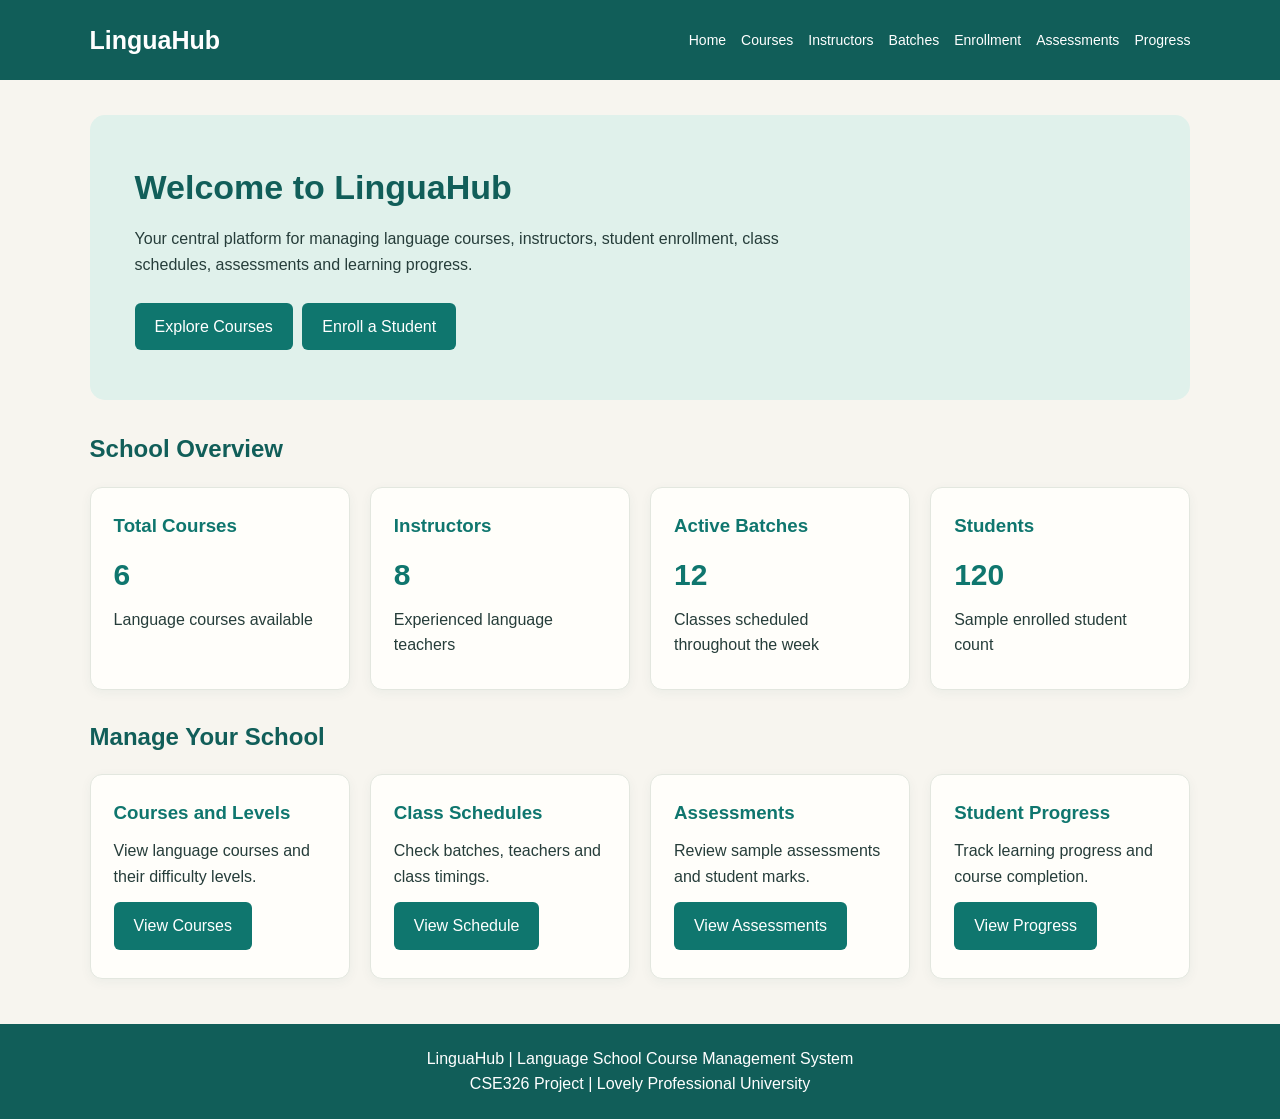
<file: index.html>
<!DOCTYPE html>
<html lang="en">
<head>
    <meta charset="UTF-8">
    <meta name="viewport" content="width=device-width, initial-scale=1.0">
    <title>LinguaHub | Home</title>
    <link rel="stylesheet" href="style.css">
</head>
<body>

<header>
    <h1>LinguaHub</h1>
    <nav>
        <a href="index.html">Home</a>
        <a href="courses.html">Courses</a>
        <a href="instructors.html">Instructors</a>
        <a href="batches.html">Batches</a>
        <a href="enrollment.html">Enrollment</a>
        <a href="assessments.html">Assessments</a>
        <a href="progress.html">Progress</a>
    </nav>
</header>

<div class="container">

    <section class="hero">
        <h2>Welcome to LinguaHub</h2>
        <p>
            Your central platform for managing language courses,
            instructors, student enrollment, class schedules,
            assessments and learning progress.
        </p>
        <a class="button" href="courses.html">Explore Courses</a>
        <a class="button" href="enrollment.html">Enroll a Student</a>
    </section>

    <h2 class="section-title">School Overview</h2>

    <section class="cards">
        <div class="card">
            <h3>Total Courses</h3>
            <p class="stat">6</p>
            <p>Language courses available</p>
        </div>

        <div class="card">
            <h3>Instructors</h3>
            <p class="stat">8</p>
            <p>Experienced language teachers</p>
        </div>

        <div class="card">
            <h3>Active Batches</h3>
            <p class="stat">12</p>
            <p>Classes scheduled throughout the week</p>
        </div>

        <div class="card">
            <h3>Students</h3>
            <p class="stat">120</p>
            <p>Sample enrolled student count</p>
        </div>
    </section>

    <h2 class="section-title">Manage Your School</h2>

    <section class="cards">
        <div class="card">
            <h3>Courses and Levels</h3>
            <p>View language courses and their difficulty levels.</p>
            <a class="button" href="courses.html">View Courses</a>
        </div>

        <div class="card">
            <h3>Class Schedules</h3>
            <p>Check batches, teachers and class timings.</p>
            <a class="button" href="batches.html">View Schedule</a>
        </div>

        <div class="card">
            <h3>Assessments</h3>
            <p>Review sample assessments and student marks.</p>
            <a class="button" href="assessments.html">View Assessments</a>
        </div>

        <div class="card">
            <h3>Student Progress</h3>
            <p>Track learning progress and course completion.</p>
            <a class="button" href="progress.html">View Progress</a>
        </div>
    </section>

</div>

<footer>
    <p>LinguaHub | Language School Course Management System</p>
    <p>CSE326 Project | Lovely Professional University</p>
</footer>

</body>
</html>
</file>
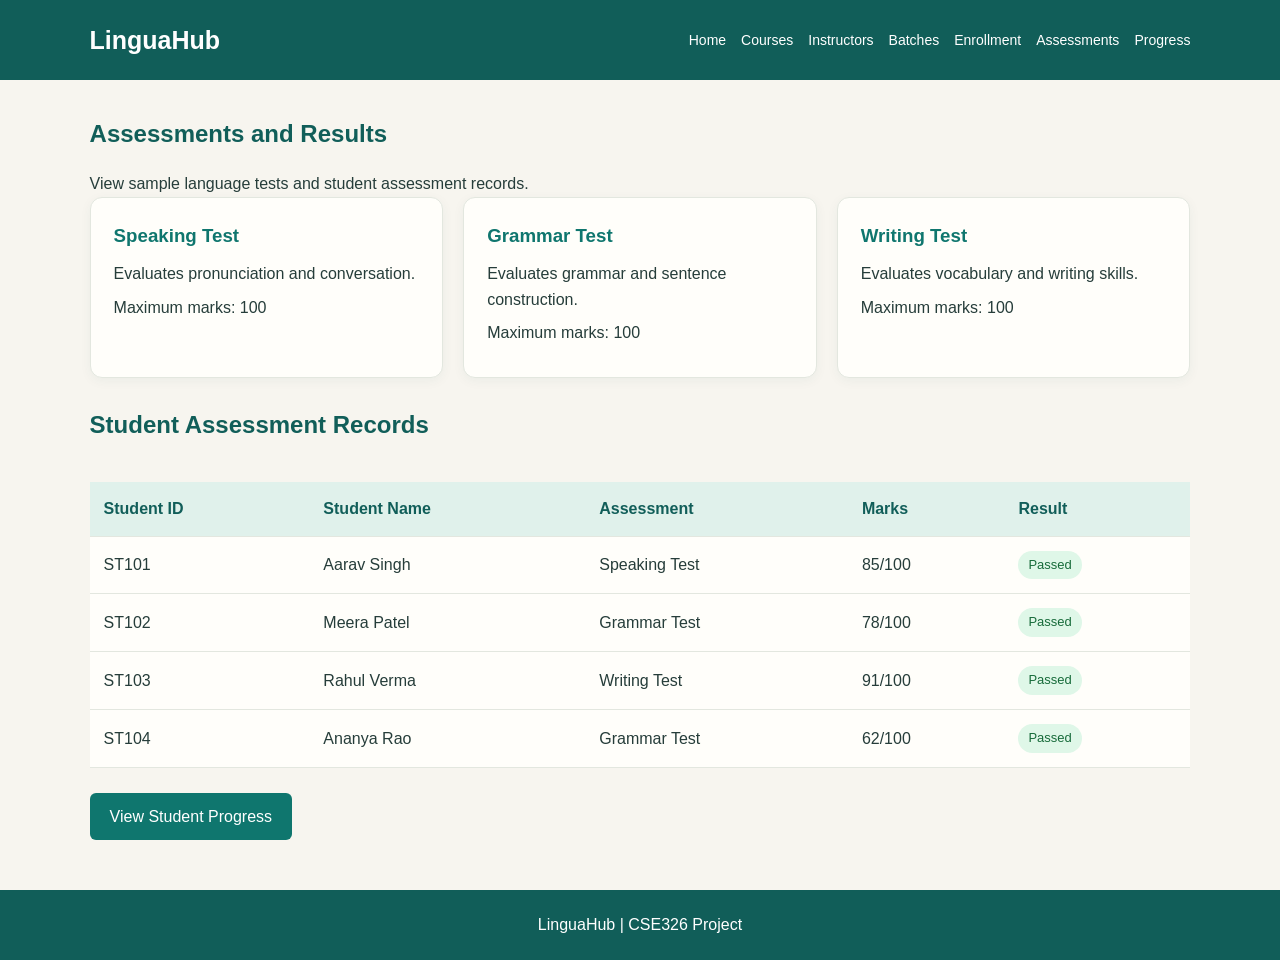
<file: assessments.html>
<!DOCTYPE html>
<html lang="en">
<head>
    <meta charset="UTF-8">
    <meta name="viewport" content="width=device-width, initial-scale=1.0">
    <title>Assessments | LinguaHub</title>
    <link rel="stylesheet" href="style.css">
</head>
<body>
<header>
    <h1>LinguaHub</h1>
    <nav>
        <a href="index.html">Home</a>
        <a href="courses.html">Courses</a>
        <a href="instructors.html">Instructors</a>
        <a href="batches.html">Batches</a>
        <a href="enrollment.html">Enrollment</a>
        <a href="assessments.html">Assessments</a>
        <a href="progress.html">Progress</a>
    </nav>
</header>

<div class="container">
    <h2 class="section-title">Assessments and Results</h2>
    <p>View sample language tests and student assessment records.</p>

    <section class="cards">
        <div class="card">
            <h3>Speaking Test</h3>
            <p>Evaluates pronunciation and conversation.</p>
            <p>Maximum marks: 100</p>
        </div>
        <div class="card">
            <h3>Grammar Test</h3>
            <p>Evaluates grammar and sentence construction.</p>
            <p>Maximum marks: 100</p>
        </div>
        <div class="card">
            <h3>Writing Test</h3>
            <p>Evaluates vocabulary and writing skills.</p>
            <p>Maximum marks: 100</p>
        </div>
    </section>

    <h2 class="section-title">Student Assessment Records</h2>
    <div class="table-wrap">
        <table>
            <tr>
                <th>Student ID</th>
                <th>Student Name</th>
                <th>Assessment</th>
                <th>Marks</th>
                <th>Result</th>
            </tr>
            <tr>
                <td>ST101</td>
                <td>Aarav Singh</td>
                <td>Speaking Test</td>
                <td>85/100</td>
                <td><span class="status">Passed</span></td>
            </tr>
            <tr>
                <td>ST102</td>
                <td>Meera Patel</td>
                <td>Grammar Test</td>
                <td>78/100</td>
                <td><span class="status">Passed</span></td>
            </tr>
            <tr>
                <td>ST103</td>
                <td>Rahul Verma</td>
                <td>Writing Test</td>
                <td>91/100</td>
                <td><span class="status">Passed</span></td>
            </tr>
            <tr>
                <td>ST104</td>
                <td>Ananya Rao</td>
                <td>Grammar Test</td>
                <td>62/100</td>
                <td><span class="status">Passed</span></td>
            </tr>
        </table>
    </div>

    <a class="button" href="progress.html">View Student Progress</a>
</div>

<footer><p>LinguaHub | CSE326 Project</p></footer>
</body>
</html>
</file>
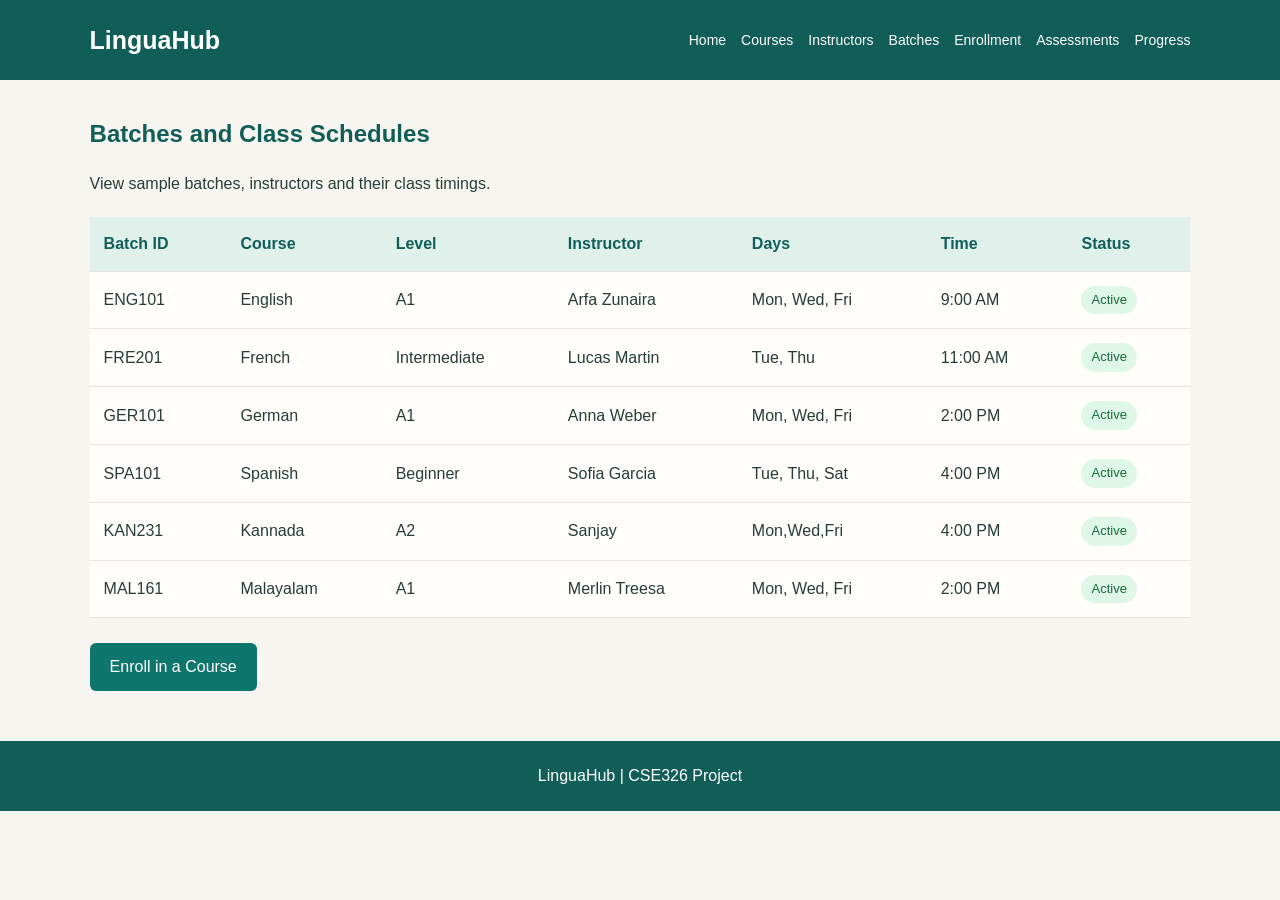
<file: batches (2).html>
<!DOCTYPE html>
<html lang="en">
<head>
    <meta charset="UTF-8">
    <meta name="viewport" content="width=device-width, initial-scale=1.0">
    <title>Batches and Schedules | LinguaHub</title>
    <link rel="stylesheet" href="style.css">
</head>
<body>
<header>
    <h1>LinguaHub</h1>
    <nav>
        <a href="index.html">Home</a>
        <a href="courses.html">Courses</a>
        <a href="instructors.html">Instructors</a>
        <a href="batches.html">Batches</a>
        <a href="enrollment.html">Enrollment</a>
        <a href="assessments.html">Assessments</a>
        <a href="progress.html">Progress</a>
    </nav>
</header>

<div class="container">
    <h2 class="section-title">Batches and Class Schedules</h2>
    <p>View sample batches, instructors and their class timings.</p>

    <div class="table-wrap">
        <table>
            <tr>
                <th>Batch ID</th>
                <th>Course</th>
                <th>Level</th>
                <th>Instructor</th>
                <th>Days</th>
                <th>Time</th>
                <th>Status</th>
            </tr>
            <tr>
                <td>ENG101</td>
                <td>English</td>
                <td>A1</td>
                <td>Arfa Zunaira</td>
                <td>Mon, Wed, Fri</td>
                <td>9:00 AM</td>
                <td><span class="status">Active</span></td>
            </tr>
            <tr>
                <td>FRE201</td>
                <td>French</td>
                <td>Intermediate</td>
                <td>Lucas Martin</td>
                <td>Tue, Thu</td>
                <td>11:00 AM</td>
                <td><span class="status">Active</span></td>
            </tr>
            <tr>
                <td>GER101</td>
                <td>German</td>
                <td>A1</td>
                <td>Anna Weber</td>
                <td>Mon, Wed, Fri</td>
                <td>2:00 PM</td>
                <td><span class="status">Active</span></td>
            </tr>
            
            <tr>
                <td>SPA101</td>
                <td>Spanish</td>
                <td>Beginner</td>
                <td>Sofia Garcia</td>
                <td>Tue, Thu, Sat</td>
                <td>4:00 PM</td>
                <td><span class="status">Active</span></td>
            </tr>
            <tr>
                <td>KAN231</td>
                <td>Kannada</td>
                <td>A2</td>
                <td>Sanjay</td>
                <td>Mon,Wed,Fri</td>
                <td>4:00 PM</td>
                <td><span class="status">Active</span></td>
            </tr>
            <tr>
                <td>MAL161</td>
                <td>Malayalam</td>
                <td>A1</td>
                <td>Merlin Treesa</td>
                <td>Mon, Wed, Fri</td>
                <td>2:00 PM</td>
                <td><span class="status">Active</span></td>
            </tr>
        </table>
    </div>

    <a class="button" href="enrollment.html">Enroll in a Course</a>
</div>

<footer><p>LinguaHub | CSE326 Project</p></footer>
</body>
</html>
</file>
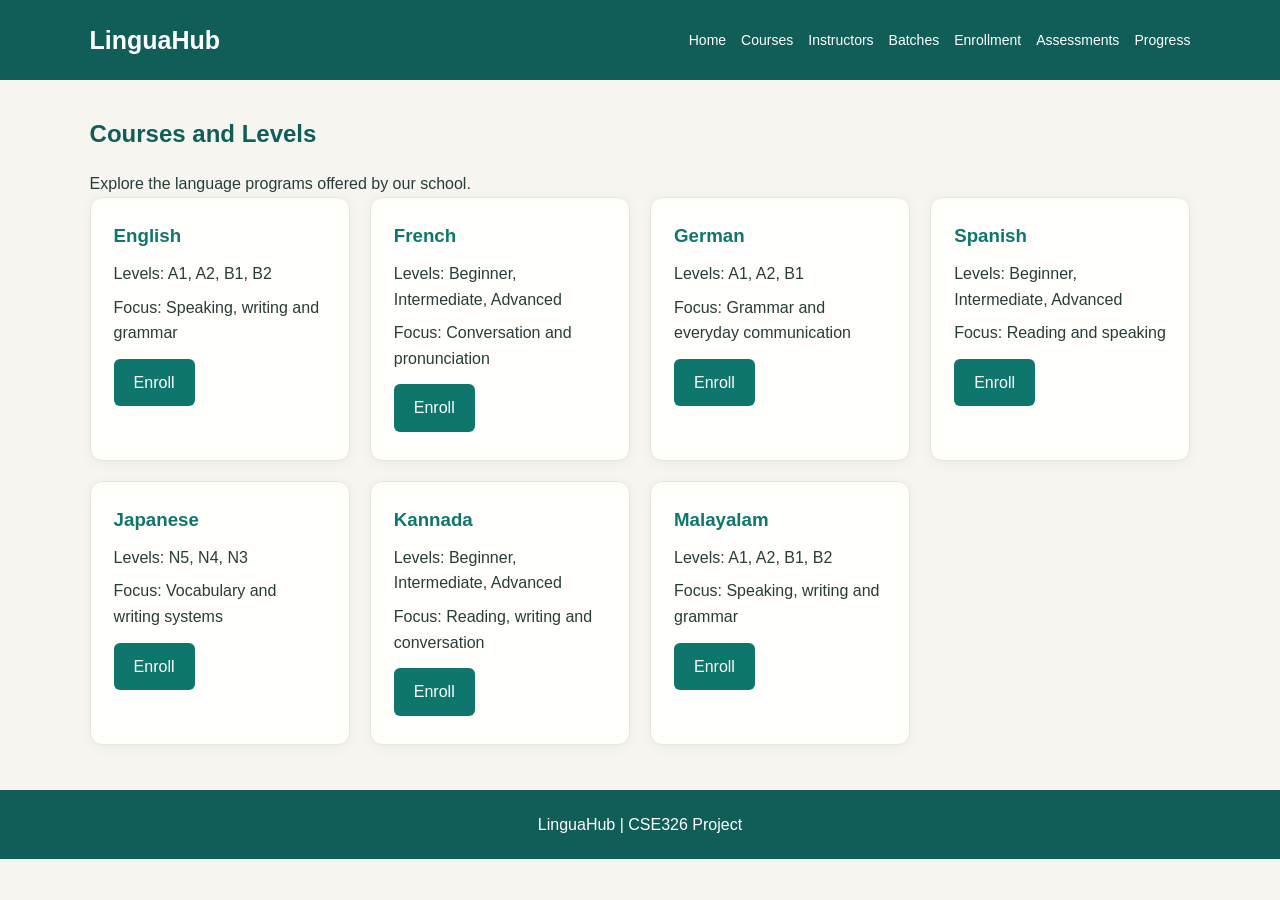
<file: courses.html>
<!DOCTYPE html>
<html lang="en">
<head>
    <meta charset="UTF-8">
    <meta name="viewport" content="width=device-width, initial-scale=1.0">
    <title>Courses | LinguaHub</title>
    <link rel="stylesheet" href="style.css">
</head>
<body>
<header>
    <h1>LinguaHub</h1>
    <nav>
        <a href="index.html">Home</a>
        <a href="courses.html">Courses</a>
        <a href="instructors.html">Instructors</a>
        <a href="batches.html">Batches</a>
        <a href="enrollment.html">Enrollment</a>
        <a href="assessments.html">Assessments</a>
        <a href="progress.html">Progress</a>
    </nav>
</header>

<div class="container">
    <h2 class="section-title">Courses and Levels</h2>
    <p>Explore the language programs offered by our school.</p>

    <section class="cards">
        <div class="card">
            <h3>English</h3>
            <p>Levels: A1, A2, B1, B2</p>
            <p>Focus: Speaking, writing and grammar</p>
            <a class="button" href="enrollment.html">Enroll</a>
        </div>
        <div class="card">
            <h3>French</h3>
            <p>Levels: Beginner, Intermediate, Advanced</p>
            <p>Focus: Conversation and pronunciation</p>
            <a class="button" href="enrollment.html">Enroll</a>
        </div>
        <div class="card">
            <h3>German</h3>
            <p>Levels: A1, A2, B1</p>
            <p>Focus: Grammar and everyday communication</p>
            <a class="button" href="enrollment.html">Enroll</a>
        </div>
        <div class="card">
            <h3>Spanish</h3>
            <p>Levels: Beginner, Intermediate, Advanced</p>
            <p>Focus: Reading and speaking</p>
            <a class="button" href="enrollment.html">Enroll</a>
        </div>
        <div class="card">
            <h3>Japanese</h3>
            <p>Levels: N5, N4, N3</p>
            <p>Focus: Vocabulary and writing systems</p>
            <a class="button" href="enrollment.html">Enroll</a>
        </div>
        <div class="card">
            <h3>Kannada</h3>
            <p>Levels: Beginner, Intermediate, Advanced</p>
            <p>Focus: Reading, writing and conversation</p>
            <a class="button" href="enrollment.html">Enroll</a>
        </div>
        <div class="card">
            <h3>Malayalam</h3>
            <p>Levels: A1, A2, B1, B2</p>
            <p>Focus: Speaking, writing and grammar</p>
            <a class="button" href="enrollment.html">Enroll</a>
        </div>
    </section>
</div>

<footer>
    <p>LinguaHub | CSE326 Project</p>
</footer>
</body>
</html>
</file>
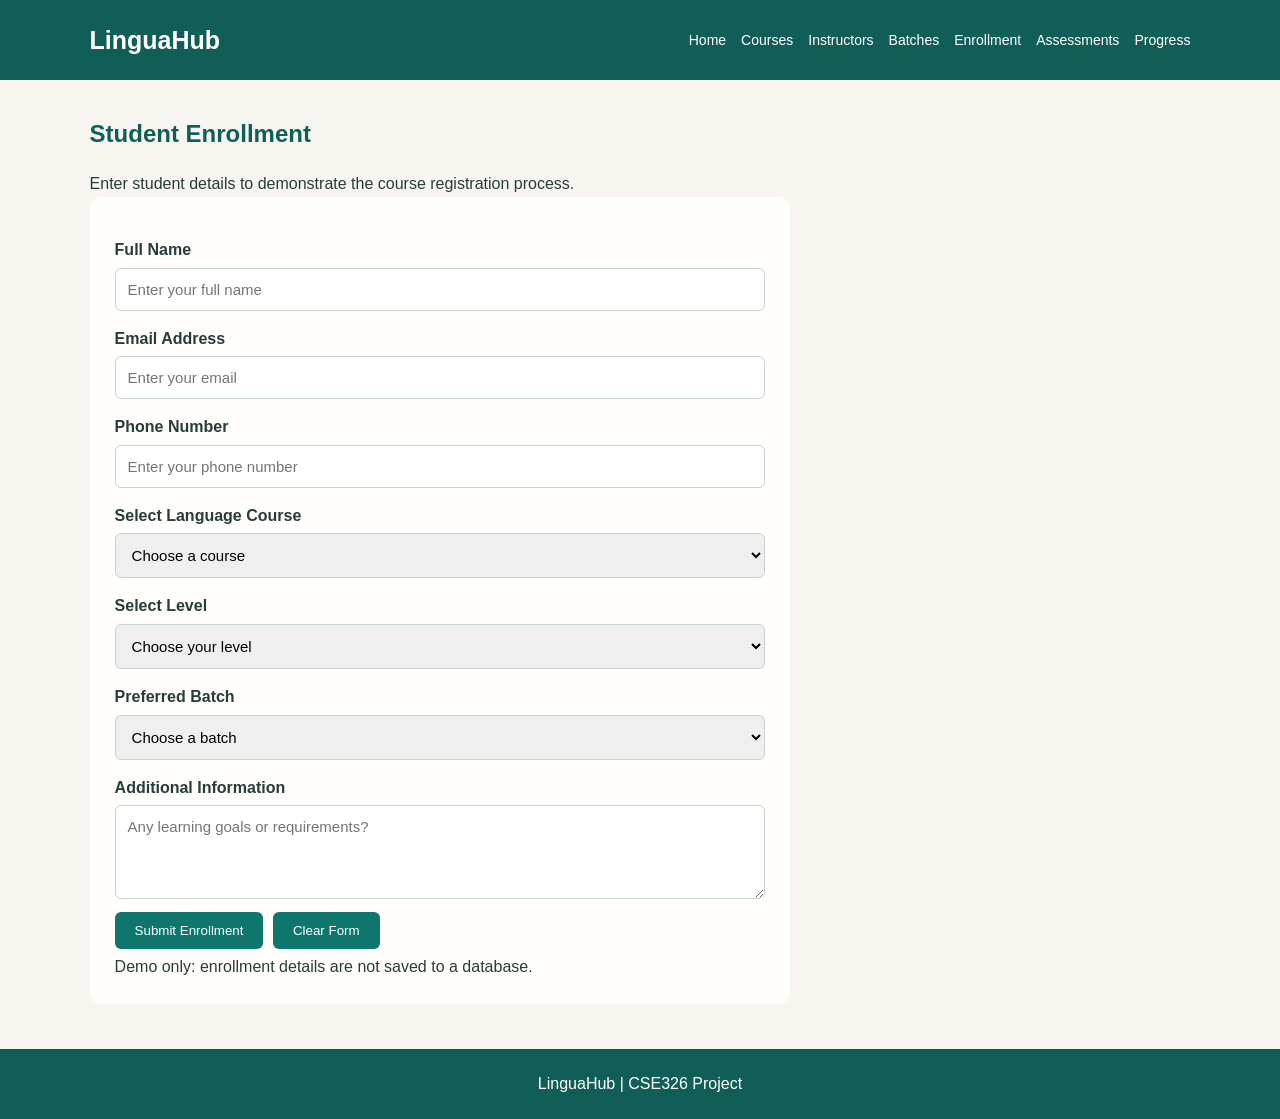
<file: enrollment.html>
<!DOCTYPE html>
<html lang="en">
<head>
    <meta charset="UTF-8">
    <meta name="viewport" content="width=device-width, initial-scale=1.0">
    <title>Student Enrollment | LinguaHub</title>
    <link rel="stylesheet" href="style.css">
</head>
<body>
<header>
    <h1>LinguaHub</h1>
    <nav>
        <a href="index.html">Home</a>
        <a href="courses.html">Courses</a>
        <a href="instructors.html">Instructors</a>
        <a href="batches.html">Batches</a>
        <a href="enrollment.html">Enrollment</a>
        <a href="assessments.html">Assessments</a>
        <a href="progress.html">Progress</a>
    </nav>
</header>

<div class="container">
    <h2 class="section-title">Student Enrollment</h2>
    <p>Enter student details to demonstrate the course registration process.</p>

    <form action="#" method="get">
        <label for="student-name">Full Name</label>
        <input type="text" id="student-name" name="student-name"
               placeholder="Enter your full name" required>

        <label for="email">Email Address</label>
        <input type="email" id="email" name="email"
               placeholder="Enter your email" required>

        <label for="phone">Phone Number</label>
        <input type="tel" id="phone" name="phone"
               placeholder="Enter your phone number" required>

        <label for="course">Select Language Course</label>
        <select id="course" name="course" required>
            <option value="">Choose a course</option>
            <option>English</option>
            <option>French</option>
            <option>German</option>
            <option>Spanish</option>
            <option>Japanese</option>
            <option>Kannada</option>
            <option>Malayalam</option>
        </select>

        <label for="level">Select Level</label>
        <select id="level" name="level" required>
            <option value="">Choose your level</option>
            <option>Beginner</option>
            <option>Intermediate</option>
            <option>Advanced</option>
        </select>

        <label for="batch">Preferred Batch</label>
        <select id="batch" name="batch" required>
            <option value="">Choose a batch</option>
            <option>Morning Batch</option>
            <option>Afternoon Batch</option>
            <option>Evening Batch</option>
        </select>

        <label for="message">Additional Information</label>
        <textarea id="message" name="message" rows="4"
                  placeholder="Any learning goals or requirements?"></textarea>

        <button type="submit" class="button">Submit Enrollment</button>
        <button type="reset" class="button">Clear Form</button>

        <p>Demo only: enrollment details are not saved to a database.</p>
    </form>
</div>

<footer><p>LinguaHub | CSE326 Project</p></footer>
</body>
</html>
</file>
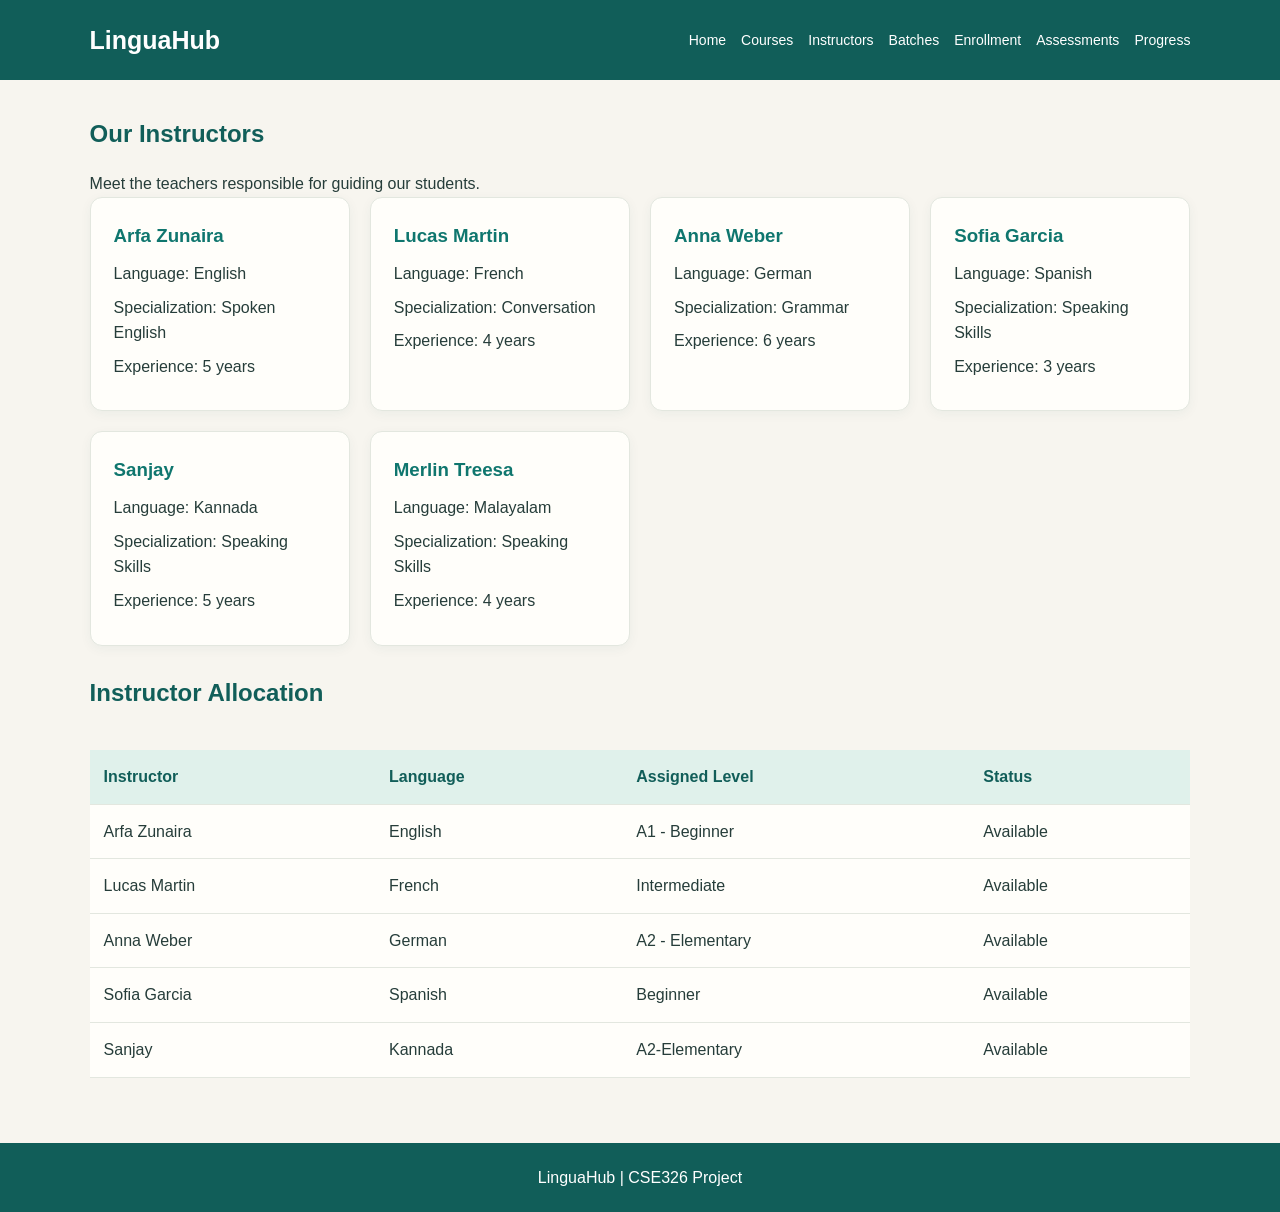
<file: instructors.html>
<!DOCTYPE html>
<html lang="en">
<head>
    <meta charset="UTF-8">
    <meta name="viewport" content="width=device-width, initial-scale=1.0">
    <title>Instructors | LinguaHub</title>
    <link rel="stylesheet" href="style.css">
</head>
<body>
<header>
    <h1>LinguaHub</h1>
    <nav>
        <a href="index.html">Home</a>
        <a href="courses.html">Courses</a>
        <a href="instructors.html">Instructors</a>
        <a href="batches.html">Batches</a>
        <a href="enrollment.html">Enrollment</a>
        <a href="assessments.html">Assessments</a>
        <a href="progress.html">Progress</a>
    </nav>
</header>

<div class="container">
    <h2 class="section-title">Our Instructors</h2>
    <p>Meet the teachers responsible for guiding our students.</p>

    <section class="cards">
        <div class="card">
            <h3>Arfa Zunaira</h3>
            <p>Language: English</p>
            <p>Specialization: Spoken English</p>
            <p>Experience: 5 years</p>
        </div>
        <div class="card">
            <h3>Lucas Martin</h3>
            <p>Language: French</p>
            <p>Specialization: Conversation</p>
            <p>Experience: 4 years</p>
        </div>
        <div class="card">
            <h3>Anna Weber</h3>
            <p>Language: German</p>
            <p>Specialization: Grammar</p>
            <p>Experience: 6 years</p>
        </div>
        <div class="card">
            <h3>Sofia Garcia</h3>
            <p>Language: Spanish</p>
            <p>Specialization: Speaking Skills</p>
            <p>Experience: 3 years</p>
        </div>
        <div class="card">
            <h3>Sanjay</h3>
            <p>Language: Kannada</p>
            <p>Specialization: Speaking Skills</p>
            <p>Experience: 5 years</p>
        </div>
        <div class="card">
            <h3>Merlin Treesa</h3>
            <p>Language: Malayalam</p>
            <p>Specialization: Speaking Skills</p>
            <p>Experience: 4 years</p>
        </div>
    </section>

    <h2 class="section-title">Instructor Allocation</h2>
    <div class="table-wrap">
        <table>
            <tr>
                <th>Instructor</th>
                <th>Language</th>
                <th>Assigned Level</th>
                <th>Status</th>
            </tr>
            <tr>
                <td>Arfa Zunaira</td>
                <td>English</td>
                <td>A1 - Beginner</td>
                <td>Available</td>
            </tr>
            <tr>
                <td>Lucas Martin</td>
                <td>French</td>
                <td>Intermediate</td>
                <td>Available</td>
            </tr>
            <tr>
                <td>Anna Weber</td>
                <td>German</td>
                <td>A2 - Elementary</td>
                <td>Available</td>
            </tr>
            <tr>
                <td>Sofia Garcia</td>
                <td>Spanish</td>
                <td>Beginner</td>
                <td>Available</td>
            </tr>
            <tr>
                <td>Sanjay</td>
                <td>Kannada</td>
                <td>A2-Elementary</td>
                <td>Available</td>
            </tr>
            
        </table>
    </div>
</div>

<footer><p>LinguaHub | CSE326 Project</p></footer>
</body>
</html>
</file>
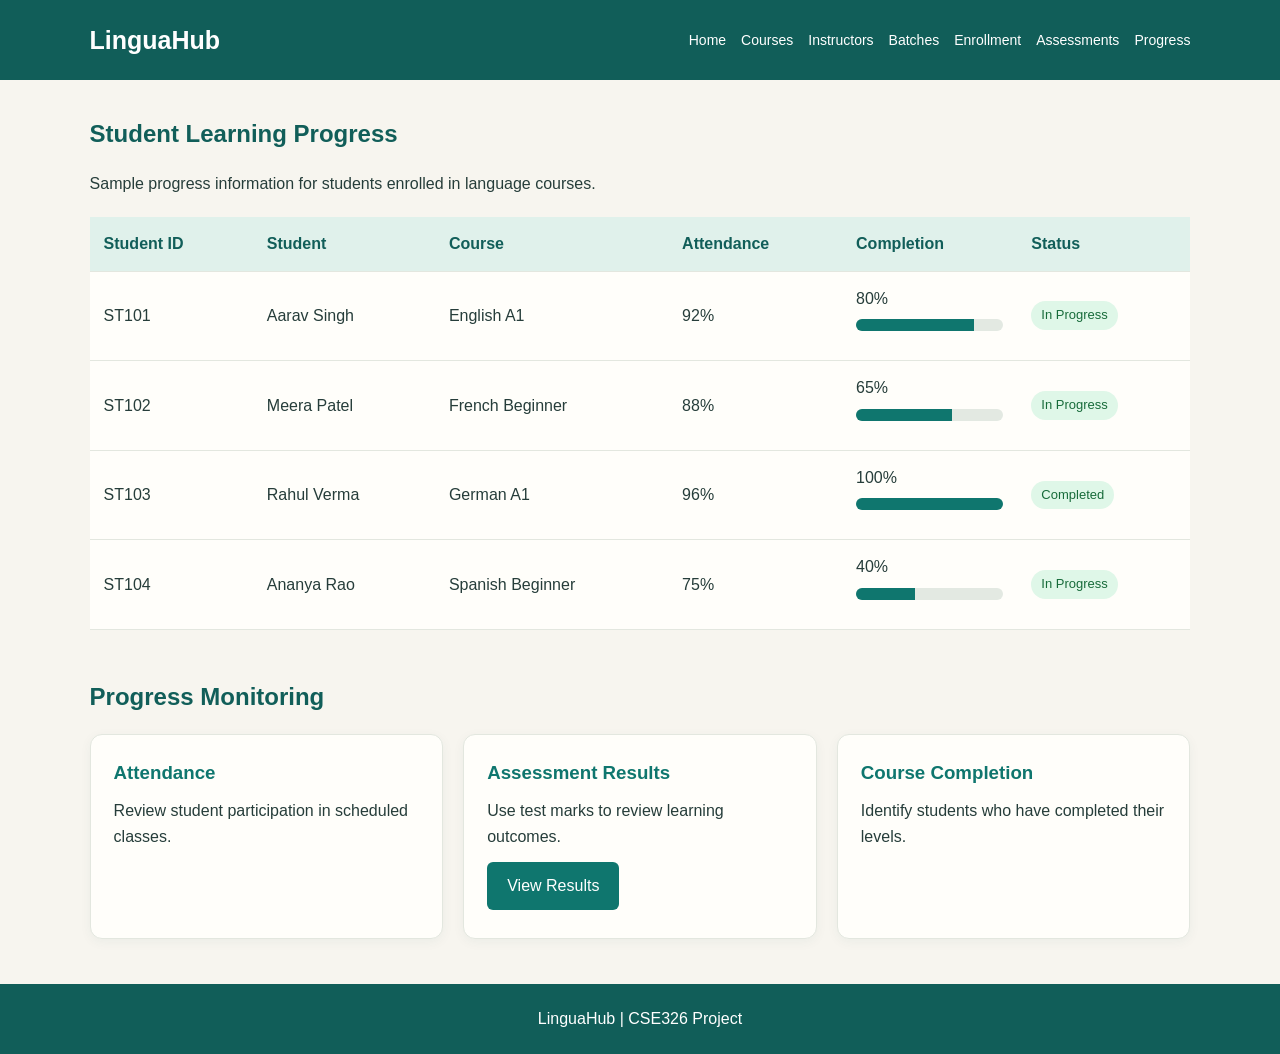
<file: progress.html>
<!DOCTYPE html>
<html lang="en">
<head>
    <meta charset="UTF-8">
    <meta name="viewport" content="width=device-width, initial-scale=1.0">
    <title>Student Progress | LinguaHub</title>
    <link rel="stylesheet" href="style.css">
</head>
<body>
<header>
    <h1>LinguaHub</h1>
    <nav>
        <a href="index.html">Home</a>
        <a href="courses.html">Courses</a>
        <a href="instructors.html">Instructors</a>
        <a href="batches.html">Batches</a>
        <a href="enrollment.html">Enrollment</a>
        <a href="assessments.html">Assessments</a>
        <a href="progress.html">Progress</a>
    </nav>
</header>

<div class="container">
    <h2 class="section-title">Student Learning Progress</h2>
    <p>Sample progress information for students enrolled in language courses.</p>

    <div class="table-wrap">
        <table>
            <tr>
                <th>Student ID</th>
                <th>Student</th>
                <th>Course</th>
                <th>Attendance</th>
                <th>Completion</th>
                <th>Status</th>
            </tr>
            <tr>
                <td>ST101</td>
                <td>Aarav Singh</td>
                <td>English A1</td>
                <td>92%</td>
                <td>
                    <div>80%</div>
                    <div class="progress-track">
                        <div class="progress-fill" style="width: 80%;"></div>
                    </div>
                </td>
                <td><span class="status">In Progress</span></td>
            </tr>
            <tr>
                <td>ST102</td>
                <td>Meera Patel</td>
                <td>French Beginner</td>
                <td>88%</td>
                <td>
                    <div>65%</div>
                    <div class="progress-track">
                        <div class="progress-fill" style="width: 65%;"></div>
                    </div>
                </td>
                <td><span class="status">In Progress</span></td>
            </tr>
            <tr>
                <td>ST103</td>
                <td>Rahul Verma</td>
                <td>German A1</td>
                <td>96%</td>
                <td>
                    <div>100%</div>
                    <div class="progress-track">
                        <div class="progress-fill" style="width: 100%;"></div>
                    </div>
                </td>
                <td><span class="status">Completed</span></td>
            </tr>
            <tr>
                <td>ST104</td>
                <td>Ananya Rao</td>
                <td>Spanish Beginner</td>
                <td>75%</td>
                <td>
                    <div>40%</div>
                    <div class="progress-track">
                        <div class="progress-fill" style="width: 40%;"></div>
                    </div>
                </td>
                <td><span class="status">In Progress</span></td>
            </tr>
        </table>
    </div>

    <h2 class="section-title">Progress Monitoring</h2>
    <section class="cards">
        <div class="card">
            <h3>Attendance</h3>
            <p>Review student participation in scheduled classes.</p>
        </div>
        <div class="card">
            <h3>Assessment Results</h3>
            <p>Use test marks to review learning outcomes.</p>
            <a class="button" href="assessments.html">View Results</a>
        </div>
        <div class="card">
            <h3>Course Completion</h3>
            <p>Identify students who have completed their levels.</p>
        </div>
    </section>
</div>

<footer><p>LinguaHub | CSE326 Project</p></footer>
</body>
</html>
</file>
<file: style.css>
:root {
    --page: #f7f5ef;
    --surface: #fffefa;
    --ink: #263d3a;
    --brand: #0f766e;
    --brand-deep: #115e59;
    --brand-soft: #e0f1eb;
    --border: #e3e7df;
    --accent: #f4c27a;
}

* {
    margin: 0;
    padding: 0;
    box-sizing: border-box;
}

body {
    font-family: Arial, sans-serif;
    background-color: var(--page);
    color: var(--ink);
    line-height: 1.6;
}

header {
    background-color: var(--brand-deep);
    color: white;
    padding: 20px 7%;
    display: flex;
    justify-content: space-between;
    align-items: center;
    flex-wrap: wrap;
    gap: 15px;
}

header h1 {
    font-size: 25px;
}

nav {
    display: flex;
    flex-wrap: wrap;
    gap: 15px;
}

nav a {
    color: white;
    text-decoration: none;
    font-size: 14px;
}

nav a:hover {
    color: var(--accent);
}

.container {
    width: 86%;
    max-width: 1200px;
    margin: 35px auto;
}

.hero {
    background-color: var(--brand-soft);
    padding: 45px;
    border-radius: 15px;
    margin-bottom: 30px;
}

.hero h2 {
    font-size: 34px;
    color: var(--brand-deep);
    margin-bottom: 12px;
}

.hero p {
    max-width: 650px;
    margin-bottom: 20px;
}

.button {
    display: inline-block;
    background-color: var(--brand);
    color: white;
    text-decoration: none;
    padding: 11px 20px;
    border-radius: 6px;
    margin: 5px 5px 5px 0;
    border: none;
    cursor: pointer;
}

.button:hover {
    background-color: var(--brand-deep);
}

.section-title {
    margin: 28px 0 18px;
    color: var(--brand-deep);
}

.cards {
    display: grid;
    grid-template-columns: repeat(auto-fit, minmax(210px, 1fr));
    gap: 20px;
}

.card {
    background-color: var(--surface);
    padding: 23px;
    border-radius: 12px;
    border: 1px solid var(--border);
    box-shadow: 0 3px 12px #164e4a0d;
}

.card h3 {
    color: var(--brand);
    margin-bottom: 10px;
}

.card p {
    margin-bottom: 8px;
}

.stat {
    font-size: 30px;
    font-weight: bold;
    color: var(--brand);
}

table {
    width: 100%;
    border-collapse: collapse;
    background-color: var(--surface);
    margin: 20px 0;
}

th, td {
    text-align: left;
    padding: 14px;
    border-bottom: 1px solid var(--border);
}

th {
    background-color: var(--brand-soft);
    color: var(--brand-deep);
}

tr:hover {
    background-color: #f4f8f3;
}

.table-wrap {
    overflow-x: auto;
}

form {
    background-color: var(--surface);
    padding: 25px;
    border-radius: 12px;
    max-width: 700px;
}

label {
    display: block;
    margin: 15px 0 5px;
    font-weight: bold;
}

input, select, textarea {
    width: 100%;
    padding: 12px;
    border: 1px solid #c7d4ce;
    border-radius: 6px;
    font-family: Arial, sans-serif;
    font-size: 15px;
}

textarea {
    resize: vertical;
}

.status {
    display: inline-block;
    padding: 4px 10px;
    background-color: #dff7e8;
    color: #176b3a;
    border-radius: 15px;
    font-size: 13px;
}

.progress-track {
    background-color: #e3e9e2;
    height: 12px;
    border-radius: 10px;
    overflow: hidden;
    margin: 8px 0 15px;
}

.progress-fill {
    background-color: var(--brand);
    height: 100%;
}

footer {
    background-color: var(--brand-deep);
    color: white;
    text-align: center;
    padding: 22px;
    margin-top: 45px;
}

@media (max-width: 600px) {
    header {
        align-items: flex-start;
        flex-direction: column;
    }

    .container {
        width: 92%;
    }

    .hero {
        padding: 25px;
    }

    .hero h2 {
        font-size: 27px;
    }
}
</file>
